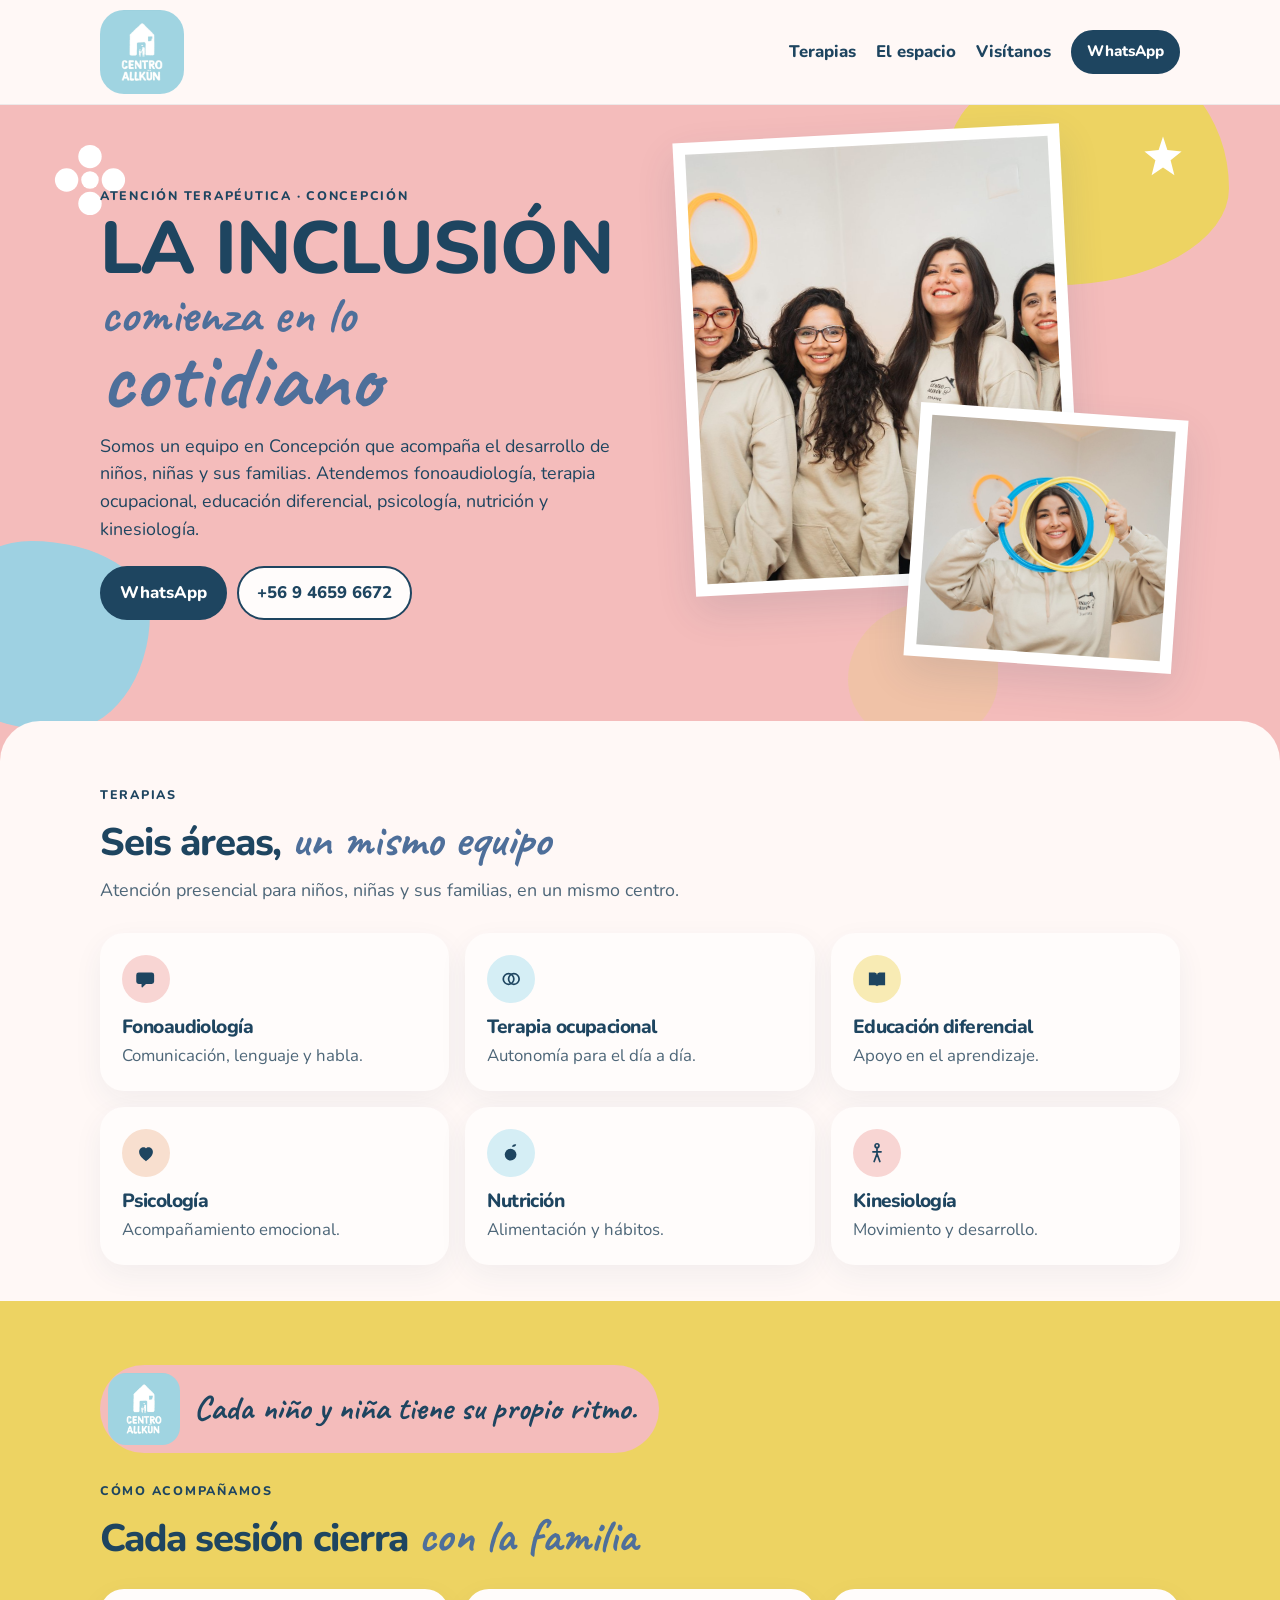
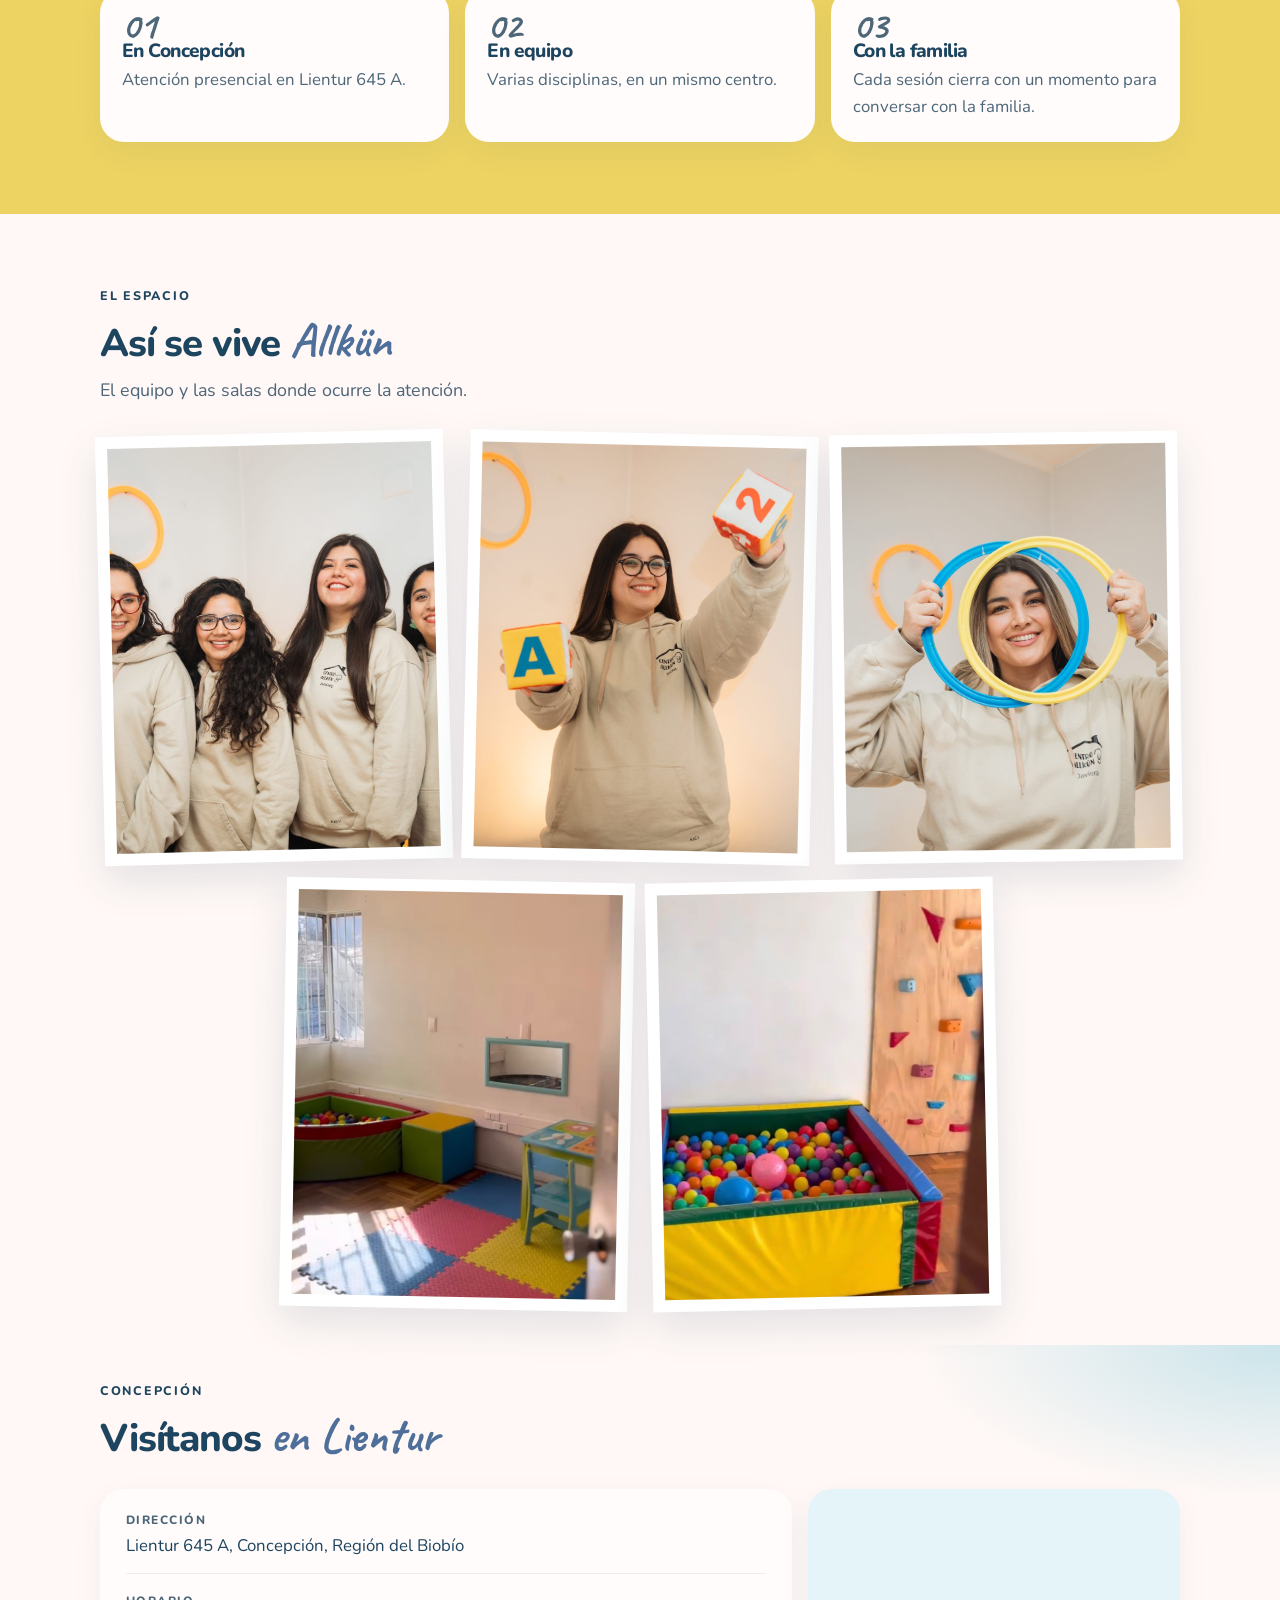
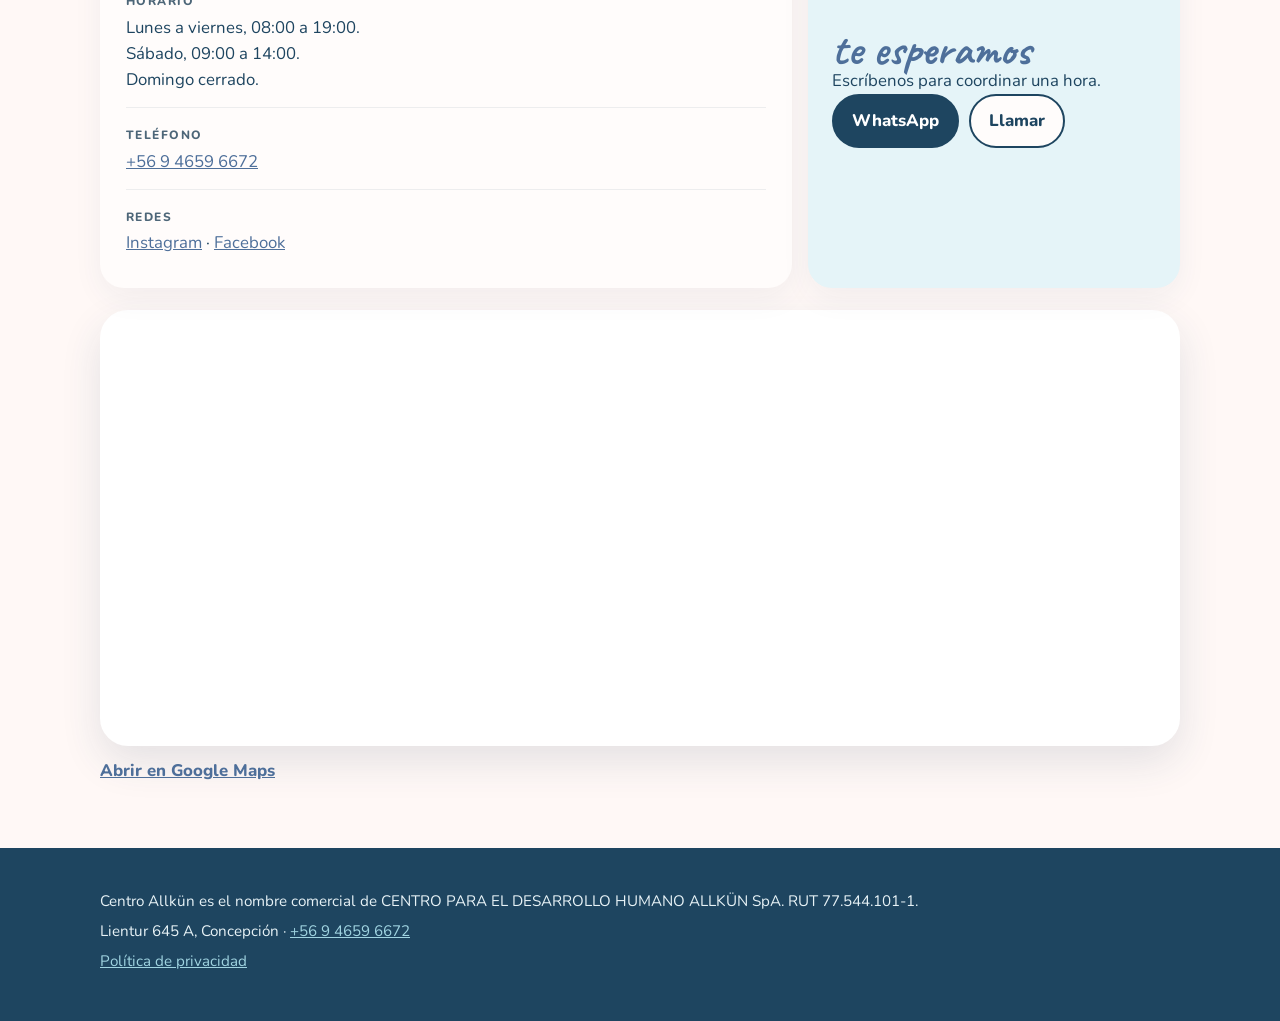
<file: index.html>
<!DOCTYPE html>
<html lang="es">
  <head>
    <meta charset="utf-8" />
    <meta name="viewport" content="width=device-width, initial-scale=1" />
    <meta
      name="facebook-domain-verification"
      content="w7bi0aq52jwfmb4xbb5akaw5nydln6"
    />
    <title>Centro Allkün</title>
    <meta
      name="description"
      content="Centro Allkün. Atención terapéutica presencial en Lientur 645 A, Concepción. Teléfono +56 9 4659 6672."
    />
    <link rel="icon" href="logo.png" type="image/png" />
    <link rel="preconnect" href="https://fonts.googleapis.com" />
    <link rel="preconnect" href="https://fonts.gstatic.com" crossorigin />
    <link
      href="https://fonts.googleapis.com/css2?family=Caveat:wght@600;700&family=Nunito:wght@400;600;700;800&display=swap"
      rel="stylesheet"
    />
    <link rel="stylesheet" href="styles.css" />
  </head>
  <body>
    <a class="skip" href="#contenido">Saltar al contenido</a>

    <header class="site-header">
      <div class="wrap bar">
        <a class="brand" href="index.html">
          <img src="logo.png" alt="Centro Allkün" width="92" height="92" />
        </a>
        <nav>
          <a href="#terapias">Terapias</a>
          <a href="#espacio">El espacio</a>
          <a href="#contacto">Visítanos</a>
          <a class="button button-small" href="https://wa.me/56946596672"
            >WhatsApp</a
          >
        </nav>
      </div>
    </header>

    <main id="contenido">
      <section class="hero">
        <div class="blob blob-yellow" aria-hidden="true"></div>
        <div class="blob blob-sky" aria-hidden="true"></div>
        <div class="blob blob-peach" aria-hidden="true"></div>
        <svg class="doodle doodle-flower" viewBox="0 0 80 80" aria-hidden="true">
          <circle cx="40" cy="40" r="9" fill="#fff" />
          <circle cx="40" cy="16" r="12" fill="#fff" />
          <circle cx="40" cy="64" r="12" fill="#fff" />
          <circle cx="16" cy="40" r="12" fill="#fff" />
          <circle cx="64" cy="40" r="12" fill="#fff" />
        </svg>
        <svg class="doodle doodle-star" viewBox="0 0 64 64" aria-hidden="true">
          <path
            fill="#fff"
            d="M32 4l5.2 16.2L54 22l-13 10.2L45.5 50 32 40.8 18.5 50 23 32.2 10 22l16.8-1.8z"
          />
        </svg>
        <svg class="doodle doodle-spark" viewBox="0 0 48 48" aria-hidden="true">
          <path
            fill="#fff"
            d="M24 2l3.2 14.2L42 20l-14.8 3.8L24 38l-3.2-14.2L6 20l14.8-3.8z"
          />
        </svg>

        <div class="wrap hero-grid">
          <div class="hero-copy">
            <p class="eyebrow">Atención terapéutica · Concepción</p>
            <h1>
              <span class="display">La inclusión</span>
              <span class="script">
                <span class="script-small">comienza en lo</span>
                cotidiano
              </span>
            </h1>
            <p class="lead">
              Somos un equipo en Concepción que acompaña el desarrollo de
              niños, niñas y sus familias. Atendemos fonoaudiología, terapia
              ocupacional, educación diferencial, psicología, nutrición y
              kinesiología.
            </p>
            <p class="actions">
              <a class="button" href="https://wa.me/56946596672">WhatsApp</a>
              <a class="button button-quiet" href="tel:+56946596672"
                >+56 9 4659 6672</a
              >
            </p>
          </div>

          <div class="hero-photos">
            <figure class="polaroid polaroid-main">
              <img
                src="fotos/equipo.jpg"
                alt="Equipo de Centro Allkün"
                width="1200"
                height="1600"
              />
            </figure>
            <figure class="polaroid polaroid-front">
              <img
                src="fotos/javiera.jpg"
                alt="Javiera, del equipo de Centro Allkün, con aros de colores"
                width="1200"
                height="1500"
              />
            </figure>
          </div>
        </div>
      </section>

      <section class="sheet" id="terapias">
        <div class="wrap">
          <div class="section-head">
            <p class="eyebrow">Terapias</p>
            <h2>Seis áreas, <span class="script">un mismo equipo</span></h2>
            <p class="section-lead">
              Atención presencial para niños, niñas y sus familias, en un mismo
              centro.
            </p>
          </div>
          <div class="services">
            <article class="service">
              <span class="mark mark-blush" aria-hidden="true">
                <svg viewBox="0 0 32 32">
                  <path
                    d="M7 8h16a3 3 0 0 1 3 3v8a3 3 0 0 1-3 3h-7l-4.2 4.2c-.5.5-1.3.1-1.3-.6V22H7a3 3 0 0 1-3-3v-8a3 3 0 0 1 3-3z"
                  />
                </svg>
              </span>
              <h3>Fonoaudiología</h3>
              <p>Comunicación, lenguaje y habla.</p>
            </article>
            <article class="service">
              <span class="mark mark-sky" aria-hidden="true">
                <svg class="line" viewBox="0 0 32 32">
                  <circle cx="13" cy="16" r="6.5" />
                  <circle cx="19.5" cy="16" r="6.5" />
                </svg>
              </span>
              <h3>Terapia ocupacional</h3>
              <p>Autonomía para el día a día.</p>
            </article>
            <article class="service">
              <span class="mark mark-butter" aria-hidden="true">
                <svg viewBox="0 0 32 32">
                  <path
                    d="M6 8h7.2A3.2 3.2 0 0 1 16 11.2V25a3.4 3.4 0 0 0-2.8-1.4H6V8zm20 0h-7.2A3.2 3.2 0 0 0 16 11.2V25a3.4 3.4 0 0 1 2.8-1.4H26V8z"
                  />
                </svg>
              </span>
              <h3>Educación diferencial</h3>
              <p>Apoyo en el aprendizaje.</p>
            </article>
            <article class="service">
              <span class="mark mark-peach" aria-hidden="true">
                <svg viewBox="0 0 32 32">
                  <path
                    d="M16 26S7.5 20.6 7.5 14.8C7.5 11.2 10.2 9 13 9c1.7 0 2.7.8 3 1.6.3-.8 1.3-1.6 3-1.6 2.8 0 5.5 2.2 5.5 5.8C24.5 20.6 16 26 16 26z"
                  />
                </svg>
              </span>
              <h3>Psicología</h3>
              <p>Acompañamiento emocional.</p>
            </article>
            <article class="service">
              <span class="mark mark-sky" aria-hidden="true">
                <svg viewBox="0 0 32 32">
                  <path d="M17 8c1.4-2.6 4-3.4 5.4-2.2-1.2 2.4-3.4 3.2-5.4 2.2z" />
                  <circle cx="15.5" cy="18" r="7.2" />
                </svg>
              </span>
              <h3>Nutrición</h3>
              <p>Alimentación y hábitos.</p>
            </article>
            <article class="service">
              <span class="mark mark-blush" aria-hidden="true">
                <svg class="line" viewBox="0 0 32 32">
                  <circle cx="16" cy="7" r="2.4" />
                  <path d="M16 10.5v6.5M11 14.5h10M12.5 26.5 16 17l3.5 9.5" />
                </svg>
              </span>
              <h3>Kinesiología</h3>
              <p>Movimiento y desarrollo.</p>
            </article>
          </div>
        </div>
      </section>

      <section class="band" aria-labelledby="acompanamos">
        <div class="wrap">
          <p class="ritmo">
            <img src="logo.png" alt="" width="56" height="56" />
            <span>Cada niño y niña tiene su propio ritmo.</span>
          </p>
          <div class="section-head">
            <p class="eyebrow">Cómo acompañamos</p>
            <h2 id="acompanamos">
              Cada sesión cierra <span class="script">con la familia</span>
            </h2>
          </div>
          <div class="pillars">
            <article>
              <p class="num">01</p>
              <h3>En Concepción</h3>
              <p>Atención presencial en Lientur 645 A.</p>
            </article>
            <article>
              <p class="num">02</p>
              <h3>En equipo</h3>
              <p>Varias disciplinas, en un mismo centro.</p>
            </article>
            <article>
              <p class="num">03</p>
              <h3>Con la familia</h3>
              <p>
                Cada sesión cierra con un momento para conversar con la
                familia.
              </p>
            </article>
          </div>
        </div>
      </section>

      <section class="gallery-section" id="espacio">
        <div class="wrap">
          <div class="section-head">
            <p class="eyebrow">El espacio</p>
            <h2>Así se vive <span class="script">Allkün</span></h2>
            <p class="section-lead">
              El equipo y las salas donde ocurre la atención.
            </p>
          </div>
          <div class="gallery">
            <figure class="polaroid">
              <img
                src="fotos/equipo.jpg"
                alt="Equipo de Centro Allkün"
                width="1200"
                height="1600"
              />            </figure>
            <figure class="polaroid">
              <img
                src="fotos/atencion.jpg"
                alt="Atención en Centro Allkün, con material de letras y números"
                width="1200"
                height="1600"
              />            </figure>
            <figure class="polaroid">
              <img
                src="fotos/javiera.jpg"
                alt="Javiera, del equipo de Centro Allkün, con aros de colores"
                width="1200"
                height="1500"
              />            </figure>
            <figure class="polaroid room">
              <img
                src="fotos/sala.jpg"
                alt="Sala de atención con pisos de colores, mesa infantil y piscina de pelotas"
              />            </figure>
            <figure class="polaroid room">
              <img
                src="fotos/piscina.jpg"
                alt="Piscina de pelotas y muro de escalada en Centro Allkün"
              />            </figure>
          </div>
        </div>
      </section>

      <section class="visit" id="contacto">
        <div class="wrap">
          <div class="section-head">
            <p class="eyebrow">Concepción</p>
            <h2>Visítanos <span class="script">en Lientur</span></h2>
          </div>
          <div class="visit-grid">
            <dl class="facts">
              <div>
                <dt>Dirección</dt>
                <dd>Lientur 645 A, Concepción, Región del Biobío</dd>
              </div>
              <div>
                <dt>Horario</dt>
                <dd>
                  Lunes a viernes, 08:00 a 19:00.<br />
                  Sábado, 09:00 a 14:00.<br />
                  Domingo cerrado.
                </dd>
              </div>
              <div>
                <dt>Teléfono</dt>
                <dd><a href="tel:+56946596672">+56 9 4659 6672</a></dd>
              </div>
              <div>
                <dt>Redes</dt>
                <dd>
                  <a
                    href="https://www.instagram.com/centro.allkun/"
                    target="_blank"
                    rel="noopener noreferrer"
                    >Instagram</a
                  >
                  ·
                  <a
                    href="https://www.facebook.com/110352131526216"
                    target="_blank"
                    rel="noopener noreferrer"
                    >Facebook</a
                  >
                </dd>
              </div>
            </dl>
            <div class="visit-card">
              <p class="script visit-script">te esperamos</p>
              <p>Escríbenos para coordinar una hora.</p>
              <p class="actions">
                <a class="button" href="https://wa.me/56946596672">WhatsApp</a>
                <a class="button button-quiet" href="tel:+56946596672"
                  >Llamar</a
                >
              </p>
            </div>
          </div>

          <div class="map-frame">
            <iframe
              title="Mapa de Centro Allkün en Lientur 645 A, Concepción"
              src="https://maps.google.com/maps?q=Lientur+645,+Concepci%C3%B3n,+Chile&amp;hl=es&amp;z=16&amp;output=embed"
              referrerpolicy="no-referrer-when-downgrade"
              allowfullscreen
            ></iframe>
          </div>
          <p class="map-link">
            <a
              href="https://www.google.com/maps/search/?api=1&amp;query=Lientur+645,+Concepci%C3%B3n,+Chile"
              target="_blank"
              rel="noopener noreferrer"
              >Abrir en Google Maps</a
            >
          </p>
        </div>
      </section>
    </main>

    <footer class="site-footer">
      <div class="wrap">
        <p>
          Centro Allkün es el nombre comercial de CENTRO PARA EL DESARROLLO
          HUMANO ALLKÜN SpA. RUT 77.544.101-1.
        </p>
        <p>
          Lientur 645 A, Concepción ·
          <a href="tel:+56946596672">+56 9 4659 6672</a>
        </p>
        <p><a href="privacidad.html">Política de privacidad</a></p>
      </div>
    </footer>
  </body>
</html>
</file>
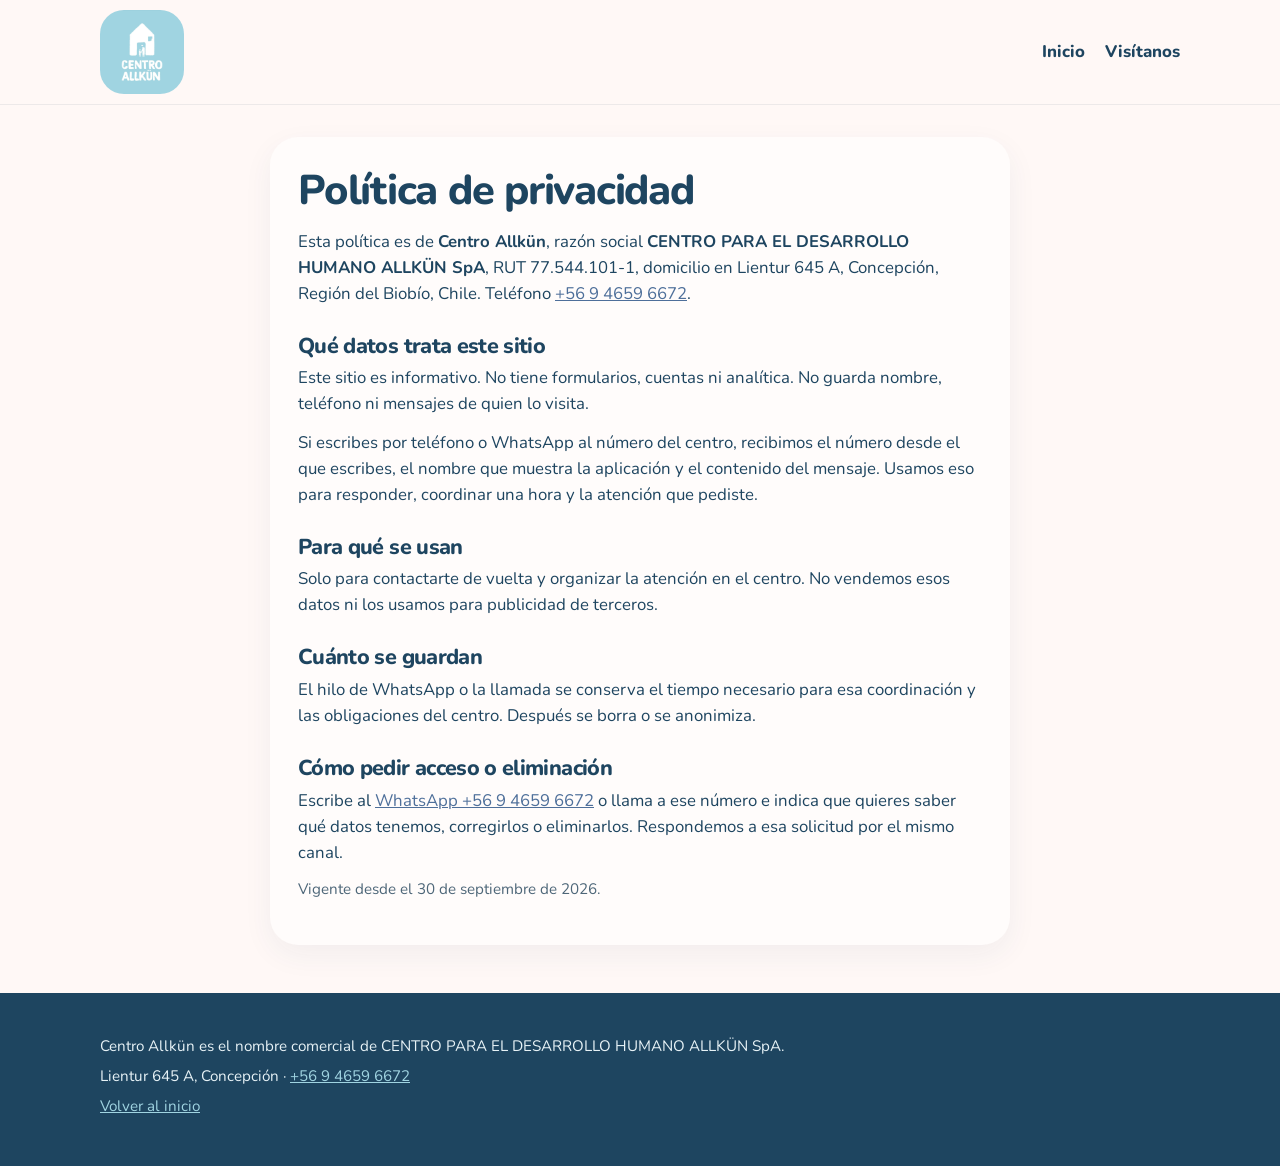
<file: privacidad.html>
<!DOCTYPE html>
<html lang="es">
  <head>
    <meta charset="utf-8" />
    <meta name="viewport" content="width=device-width, initial-scale=1" />
    <title>Política de privacidad · Centro Allkün</title>
    <meta
      name="description"
      content="Política de privacidad de CENTRO PARA EL DESARROLLO HUMANO ALLKÜN SpA."
    />
    <link rel="icon" href="logo.png" type="image/png" />
    <link rel="preconnect" href="https://fonts.googleapis.com" />
    <link rel="preconnect" href="https://fonts.gstatic.com" crossorigin />
    <link
      href="https://fonts.googleapis.com/css2?family=Caveat:wght@600;700&family=Nunito:wght@400;600;700;800&display=swap"
      rel="stylesheet"
    />
    <link rel="stylesheet" href="styles.css" />
  </head>
  <body>
    <header class="site-header">
      <div class="wrap bar">
        <a class="brand" href="index.html">
          <img src="logo.png" alt="Centro Allkün" width="92" height="92" />
        </a>
        <nav>
          <a href="index.html">Inicio</a>
          <a href="index.html#contacto">Visítanos</a>
        </nav>
      </div>
    </header>

    <main>
      <article class="card prose narrow">
        <h1>Política de privacidad</h1>
        <p>
          Esta política es de <strong>Centro Allkün</strong>, razón social
          <strong>CENTRO PARA EL DESARROLLO HUMANO ALLKÜN SpA</strong>, RUT
          77.544.101-1, domicilio en Lientur 645 A, Concepción, Región del
          Biobío, Chile. Teléfono
          <a href="tel:+56946596672">+56 9 4659 6672</a>.
        </p>

        <h2>Qué datos trata este sitio</h2>
        <p>
          Este sitio es informativo. No tiene formularios, cuentas ni
          analítica. No guarda nombre, teléfono ni mensajes de quien lo visita.
        </p>
        <p>
          Si escribes por teléfono o WhatsApp al número del centro, recibimos
          el número desde el que escribes, el nombre que muestra la aplicación
          y el contenido del mensaje. Usamos eso para responder, coordinar una
          hora y la atención que pediste.
        </p>

        <h2>Para qué se usan</h2>
        <p>
          Solo para contactarte de vuelta y organizar la atención en el centro.
          No vendemos esos datos ni los usamos para publicidad de terceros.
        </p>

        <h2>Cuánto se guardan</h2>
        <p>
          El hilo de WhatsApp o la llamada se conserva el tiempo necesario para
          esa coordinación y las obligaciones del centro. Después se borra o se
          anonimiza.
        </p>

        <h2>Cómo pedir acceso o eliminación</h2>
        <p>
          Escribe al
          <a href="https://wa.me/56946596672">WhatsApp +56 9 4659 6672</a>
          o llama a ese número e indica que quieres saber qué datos tenemos,
          corregirlos o eliminarlos. Respondemos a esa solicitud por el mismo
          canal.
        </p>

        <p class="updated">Vigente desde el 30 de septiembre de 2026.</p>
      </article>
    </main>

    <footer class="site-footer">
      <div class="wrap">
        <p>
          Centro Allkün es el nombre comercial de CENTRO PARA EL DESARROLLO
          HUMANO ALLKÜN SpA.
        </p>
        <p>
          Lientur 645 A, Concepción ·
          <a href="tel:+56946596672">+56 9 4659 6672</a>
        </p>
        <p><a href="index.html">Volver al inicio</a></p>
      </div>
    </footer>
  </body>
</html>
</file>
<file: styles.css>
:root {
  color-scheme: light;
  --ink: #1e4560;
  --muted: #4d6678;
  --script: #4e6f9a;
  --blush: #f4bcbb;
  --butter: #edd362;
  --sky: #a0d4e1;
  --sky-soft: #e5f4f8;
  --peach: #f0c4a6;
  --cream: #fff8f6;
  --white: #fffcfb;
  --shadow: 0 16px 40px rgba(30, 69, 96, 0.12);
}

* {
  box-sizing: border-box;
}

html {
  scroll-behavior: smooth;
}

body {
  margin: 0;
  overflow-x: hidden;
  min-height: 100vh;
  font-family: "Nunito", "Segoe UI", system-ui, sans-serif;
  color: var(--ink);
  background: var(--cream);
  line-height: 1.55;
  font-size: 1.05rem;
}

img {
  max-width: 100%;
}

a {
  color: var(--script);
}

.skip {
  position: absolute;
  left: 12px;
  top: -48px;
  z-index: 40;
  background: white;
  color: var(--ink);
  padding: 8px 12px;
  border-radius: 999px;
}

.skip:focus {
  top: 12px;
}

.wrap {
  width: min(1080px, calc(100% - 40px));
  margin-inline: auto;
}

.site-header {
  position: sticky;
  top: 0;
  z-index: 20;
  background: rgba(255, 248, 246, 0.92);
  backdrop-filter: blur(12px);
  border-bottom: 1px solid rgba(30, 69, 96, 0.08);
}

.bar {
  display: flex;
  align-items: center;
  justify-content: space-between;
  gap: 20px;
  padding: 10px 0;
}

.brand {
  display: block;
  line-height: 0;
  flex: none;
}

.brand img {
  width: 84px;
  height: 84px;
  border-radius: 24px;
  object-fit: cover;
}

nav {
  display: flex;
  flex-wrap: wrap;
  align-items: center;
  justify-content: flex-end;
  gap: 8px 20px;
}

nav a {
  color: var(--ink);
  text-decoration: none;
  font-weight: 800;
}

.hero {
  position: relative;
  overflow: hidden;
  background: var(--blush);
  padding: 28px 0 88px;
}

.blob,
.doodle {
  position: absolute;
  pointer-events: none;
}

.blob-yellow {
  width: 280px;
  height: 230px;
  background: var(--butter);
  border-radius: 58% 42% 62% 38% / 42% 58% 42% 58%;
  top: -50px;
  right: 4%;
}

.blob-sky {
  width: 220px;
  height: 190px;
  background: #9ed1e2;
  border-radius: 46% 54% 40% 60% / 58% 38% 62% 42%;
  left: -70px;
  bottom: 30px;
}

.blob-peach {
  width: 150px;
  height: 140px;
  background: var(--peach);
  border-radius: 60% 40% 50% 50%;
  right: 22%;
  bottom: 18px;
  opacity: 0.9;
}

.doodle-flower {
  width: 78px;
  height: 78px;
  top: 36px;
  left: 4%;
}

.doodle-star {
  width: 54px;
  height: 54px;
  top: 28px;
  right: 7%;
}

.doodle-spark {
  width: 36px;
  height: 36px;
  right: 18%;
  top: 120px;
}

.hero-grid {
  position: relative;
  z-index: 1;
  display: grid;
  grid-template-columns: minmax(0, 1.05fr) minmax(0, 0.95fr);
  gap: 36px;
  align-items: center;
}

.eyebrow {
  margin: 0 0 10px;
  font-size: 0.78rem;
  font-weight: 800;
  letter-spacing: 0.14em;
  text-transform: uppercase;
}

h1,
h2,
h3 {
  font-weight: 800;
  letter-spacing: -0.03em;
  line-height: 1.05;
}

h1 {
  margin: 0;
}

h1 .display {
  display: block;
  font-size: clamp(2.6rem, 6vw, 4.6rem);
  text-transform: uppercase;
  line-height: 0.92;
}

h1 .script {
  display: block;
  margin-top: 6px;
  color: var(--script);
  font-family: "Caveat", cursive;
  font-weight: 700;
  font-size: clamp(3.4rem, 7vw, 5.6rem);
  letter-spacing: 0;
  line-height: 0.82;
  text-transform: none;
}

h1 .script-small {
  display: block;
  font-size: 0.58em;
  line-height: 1;
}

h2 {
  margin: 0;
  font-size: clamp(1.8rem, 3vw, 2.5rem);
}

h2 .script,
.visit-script {
  font-family: "Caveat", cursive;
  font-weight: 700;
  color: var(--script);
  letter-spacing: 0;
}

h2 .script {
  font-size: 1.25em;
}

.lead,
.section-lead {
  color: var(--ink);
  font-size: 1.12rem;
}

.lead {
  max-width: 38rem;
  margin: 18px 0 0;
}

.section-lead {
  margin: 12px 0 0;
  max-width: 38rem;
  color: var(--muted);
}

.actions {
  display: flex;
  flex-wrap: wrap;
  gap: 10px;
  margin: 22px 0 0;
}

.button {
  display: inline-flex;
  align-items: center;
  justify-content: center;
  padding: 12px 18px;
  border-radius: 999px;
  border: 2px solid var(--ink);
  background: var(--ink);
  color: white;
  font: inherit;
  font-weight: 800;
  text-decoration: none;
}

.button-quiet {
  background: var(--white);
  color: var(--ink);
}

.button-small {
  padding: 8px 14px;
  font-size: 0.95rem;
}

.button:hover {
  transform: translateY(-1px);
}

a:focus-visible,
.button:focus-visible {
  outline: 3px solid var(--ink);
  outline-offset: 3px;
}

.hero-photos {
  position: relative;
  min-height: 540px;
}

.polaroid {
  margin: 0;
  background: white;
  padding: 12px;
  box-shadow: var(--shadow);
}

.polaroid img {
  display: block;
  width: 100%;
  object-fit: cover;
}

.polaroid figcaption {
  margin: 0;
  padding: 6px 0 4px;
  text-align: center;
  font-family: "Caveat", cursive;
  font-size: 1.7rem;
  font-weight: 700;
  line-height: 1;
  color: var(--ink);
}

.polaroid-main {
  width: 78%;
  transform: rotate(-3deg);
}

.polaroid-main img {
  height: 430px;
  object-position: center 18%;
}

.polaroid-front {
  position: absolute;
  width: 54%;
  right: 0;
  bottom: 8px;
  transform: rotate(4deg);
}

.polaroid-front img {
  height: 230px;
  object-position: center 12%;
}

.sheet {
  position: relative;
  z-index: 1;
  margin-top: -40px;
  padding: 64px 0 36px;
  background: var(--cream);
  border-radius: 40px 40px 0 0;
}

.section-head {
  margin-bottom: 28px;
}

.services,
.pillars {
  display: grid;
  grid-template-columns: repeat(3, 1fr);
  gap: 16px;
}

.service,
.pillars article,
.visit-card,
.facts {
  background: var(--white);
  border-radius: 24px;
  box-shadow: 0 10px 30px rgba(30, 69, 96, 0.06);
}

.service,
.pillars article {
  padding: 22px;
}

.service h3,
.pillars h3 {
  margin: 0 0 6px;
  font-size: 1.2rem;
}

.service p,
.pillars p {
  margin: 0;
  color: var(--muted);
}

.mark {
  display: grid;
  place-items: center;
  width: 48px;
  height: 48px;
  margin-bottom: 14px;
  border-radius: 50%;
}

.mark svg {
  width: 26px;
  height: 26px;
  fill: var(--ink);
}

.mark svg.line {
  fill: none;
  stroke: var(--ink);
  stroke-width: 2.1;
  stroke-linecap: round;
  stroke-linejoin: round;
}

.mark-blush {
  background: #f8d5d3;
}

.mark-sky {
  background: #d5eef5;
}

.mark-butter {
  background: #f8ebb4;
}

.mark-peach {
  background: #f8dfcf;
}

.band {
  background: var(--butter);
  padding: 64px 0 72px;
}

.ritmo {
  display: flex;
  align-items: center;
  gap: 14px;
  width: fit-content;
  max-width: 100%;
  margin: 0 0 28px;
  padding: 8px 22px 8px 8px;
  background: var(--blush);
  border-radius: 999px;
  font-family: "Caveat", cursive;
  font-size: clamp(1.6rem, 3vw, 2.1rem);
  font-weight: 700;
  line-height: 1.05;
}

.ritmo img {
  width: 72px;
  height: 72px;
  border-radius: 18px;
  object-fit: cover;
  flex: none;
}

.num {
  margin: 0 0 8px;
  font-family: "Caveat", cursive;
  font-size: 2.4rem;
  font-weight: 700;
  line-height: 0.8;
  color: var(--script);
}

.gallery-section {
  padding: 72px 0 36px;
}

.gallery {
  display: grid;
  grid-template-columns: repeat(6, 1fr);
  gap: 18px;
  align-items: start;
}

.gallery figure {
  grid-column: span 2;
}

.gallery figure:nth-child(4) {
  grid-column: 2 / span 2;
}

.gallery figure:nth-child(5) {
  grid-column: 4 / span 2;
}

.gallery .polaroid img {
  aspect-ratio: 4 / 5;
  height: auto;
  object-position: center 8%;
}

.gallery .room img {
  object-position: 22% center;
}

.gallery figure:nth-child(1) {
  transform: rotate(-1.4deg);
}

.gallery figure:nth-child(2) {
  transform: rotate(1.3deg);
}

.gallery figure:nth-child(3) {
  transform: rotate(-0.8deg);
}

.gallery figure:nth-child(4) {
  transform: rotate(1.1deg);
}

.gallery figure:nth-child(5) {
  transform: rotate(-1.2deg);
}

.gallery figure:nth-child(4) img,
.gallery figure:nth-child(5) img {
  object-position: 30% center;
}

.visit {
  padding: 36px 0 64px;
  background:
    radial-gradient(520px 220px at 100% 0%, rgba(160, 212, 225, 0.55), transparent 70%),
    var(--cream);
}

.visit-grid {
  display: grid;
  grid-template-columns: 1.3fr 0.7fr;
  gap: 16px;
  align-items: stretch;
}

.facts {
  margin: 0;
  padding: 8px 26px 18px;
  display: grid;
  gap: 4px;
}

.facts div {
  padding: 14px 0;
  border-bottom: 1px solid rgba(30, 69, 96, 0.08);
}

.facts div:last-child {
  border-bottom: 0;
}

dt {
  font-size: 0.75rem;
  font-weight: 800;
  letter-spacing: 0.12em;
  text-transform: uppercase;
  color: var(--muted);
}

dd {
  margin: 4px 0 0;
}

.visit-card {
  padding: 28px 24px;
  background: var(--sky-soft);
  display: flex;
  flex-direction: column;
  justify-content: center;
}

.visit-script {
  margin: 0 0 6px;
  font-size: 2.8rem;
  line-height: 0.85;
}

.visit-card p {
  margin: 0;
}

.map-frame {
  margin-top: 22px;
  border: 8px solid white;
  border-radius: 28px;
  overflow: hidden;
  box-shadow: var(--shadow);
  line-height: 0;
  background: white;
}

.map-frame iframe {
  width: 100%;
  height: 420px;
  border: 0;
}

.map-link {
  margin: 12px 0 0;
  font-weight: 800;
}

.site-footer {
  background: var(--ink);
  color: #e7f2f6;
  padding: 36px 0 42px;
  font-size: 0.95rem;
}

.site-footer a {
  color: var(--sky);
}

.site-footer p {
  margin: 6px 0;
}

.narrow {
  width: min(740px, calc(100% - 40px));
}

.card {
  margin: 32px auto 48px;
  padding: 32px 28px;
  background: var(--white);
  border-radius: 28px;
  box-shadow: 0 10px 30px rgba(30, 69, 96, 0.06);
}

.prose h1 {
  font-size: clamp(2rem, 4vw, 2.6rem);
  text-transform: none;
  margin: 0 0 16px;
}

.prose h2 {
  margin: 28px 0 8px;
  font-size: 1.35rem;
}

.prose p {
  margin: 0 0 12px;
}

.updated {
  color: var(--muted);
  font-size: 0.95rem;
}

@media (max-width: 860px) {
  .hero-grid,
  .services,
  .pillars,
  .visit-grid {
    grid-template-columns: minmax(0, 1fr);
  }

  .bar {
    flex-wrap: wrap;
    align-items: center;
  }

  nav {
    flex: 1 1 100%;
    justify-content: flex-start;
  }

  .hero-photos {
    min-height: 0;
    min-width: 0;
    display: grid;
    grid-template-columns: minmax(0, 1fr) minmax(0, 1fr);
    gap: 12px;
  }

  .polaroid-main,
  .polaroid-front {
    position: static;
    width: auto;
    transform: none;
  }

  .polaroid-main img,
  .polaroid-front img {
    height: auto;
    aspect-ratio: 4 / 5;
  }

  .doodle {
    display: none;
  }

  .gallery {
    grid-template-columns: minmax(0, 1fr) minmax(0, 1fr);
  }

  .gallery figure,
  .gallery figure:nth-child(4),
  .gallery figure:nth-child(5) {
    grid-column: auto;
    transform: none;
  }

  .gallery figure:first-child {
    grid-column: auto;
  }

}

@media (max-width: 560px) {
  .wrap {
    width: min(1080px, calc(100% - 28px));
  }

  .brand img {
    width: 68px;
    height: 68px;
  }

  .hero-copy {
    min-width: 0;
    max-width: 100%;
  }

  h1,
  h1 .display,
  h1 .script {
    max-width: 100%;
  }

  h1 .display {
    font-size: 2.1rem;
  }

  h1 .script {
    font-size: 2.6rem;
  }

  nav {
    gap: 8px 12px;
    max-width: 100%;
  }

  .button-small {
    padding: 7px 12px;
  }

  .blob {
    display: none;
  }

  .hero {
    padding-top: 18px;
  }

  .hero-photos {
    grid-template-columns: minmax(0, 1fr);
  }

  .gallery {
    grid-template-columns: minmax(0, 1fr) minmax(0, 1fr);
  }

  .ritmo {
    border-radius: 24px;
    width: 100%;
  }

  .map-frame iframe {
    height: 280px;
  }

  .services {
    grid-template-columns: 1fr;
  }
}

@media (prefers-reduced-motion: reduce) {
  html {
    scroll-behavior: auto;
  }

  .button:hover,
  .gallery figure,
  .polaroid-main,
  .polaroid-front {
    transform: none;
  }
}
</file>
